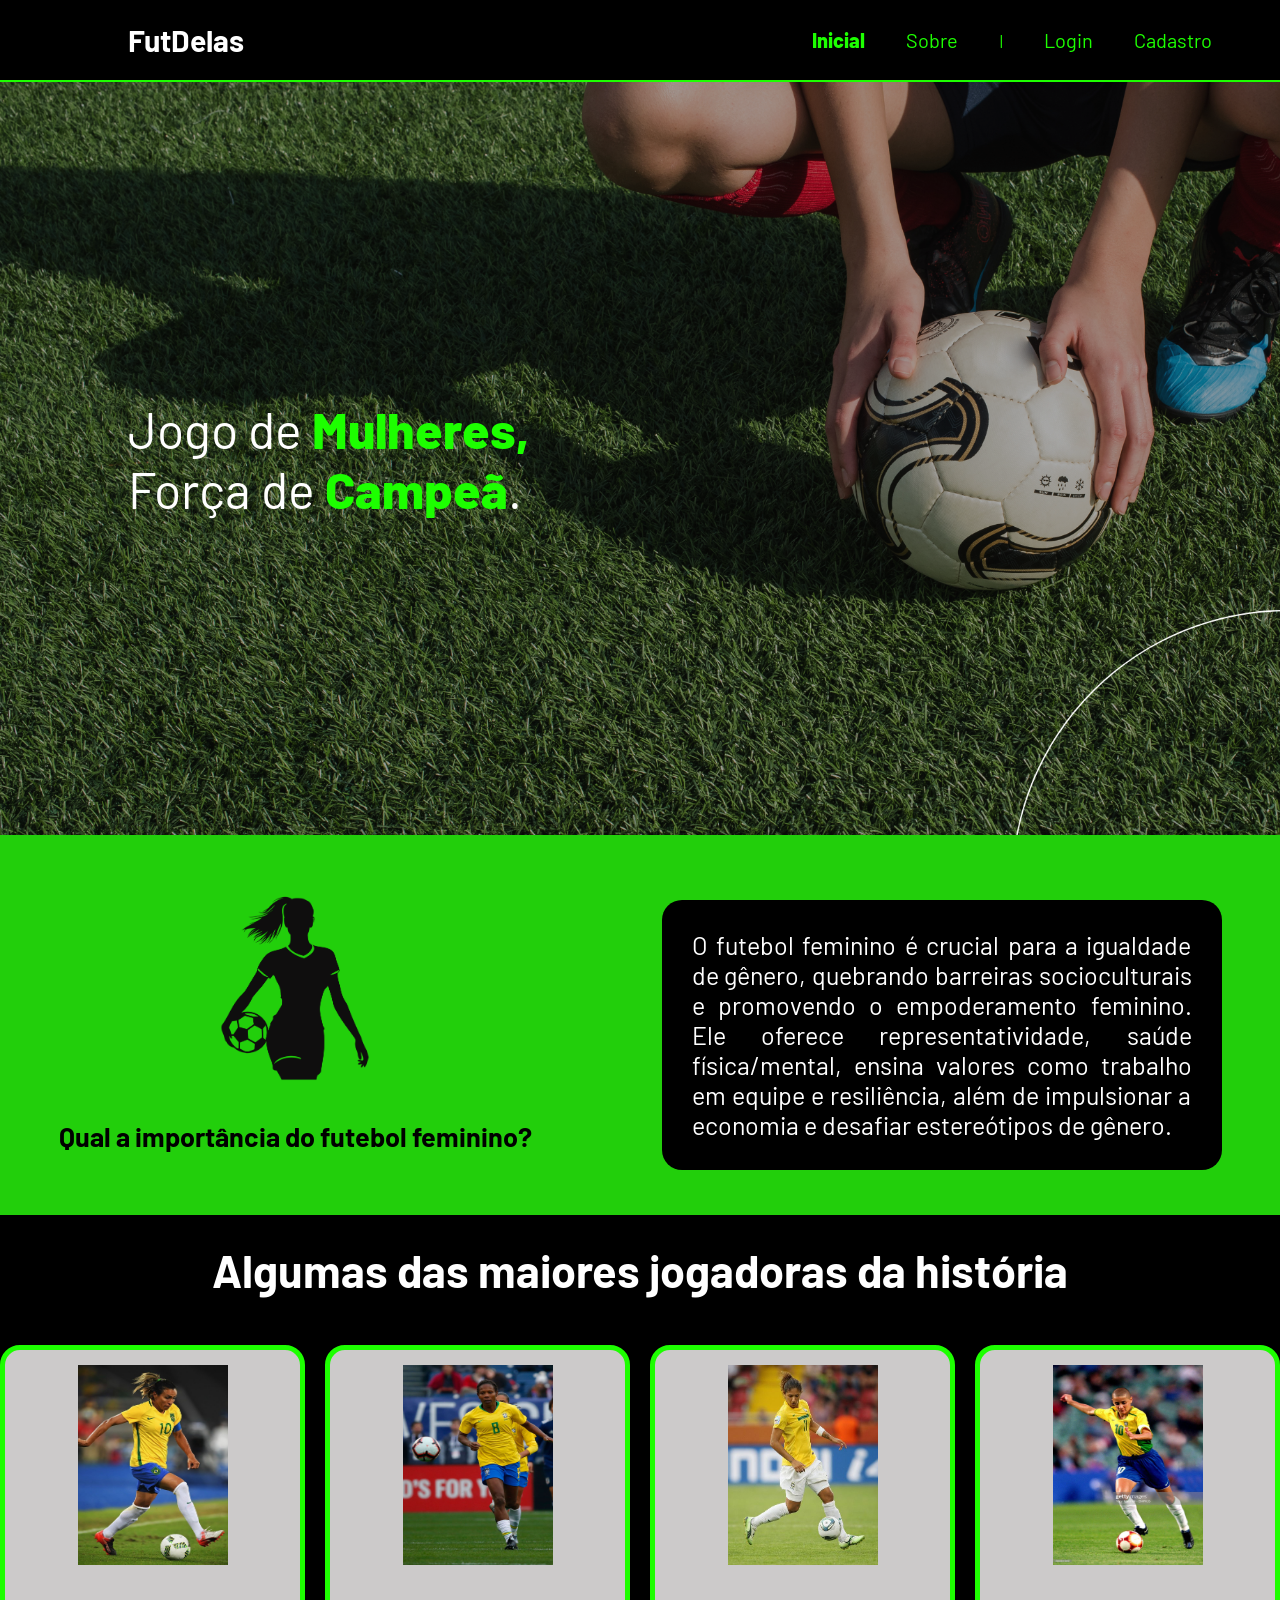
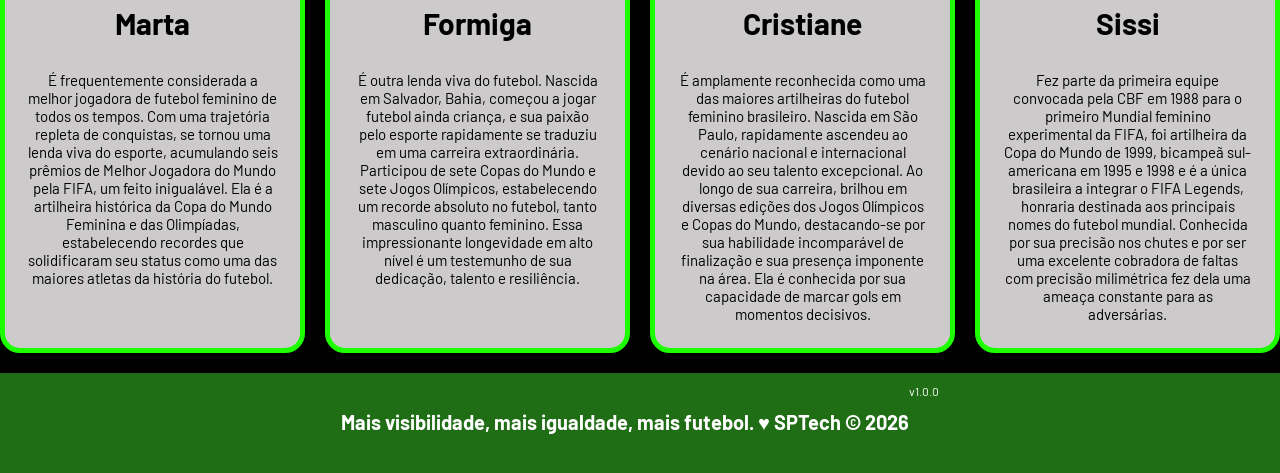
<file: public/index.html>
<!DOCTYPE html>
<html lang="en">

<head>
  <meta charset="UTF-8">
  <meta http-equiv="X-UA-Compatible" content="IE=edge">
  <meta name="viewport" content="width=device-width, initial-scale=1.0">

  <title>FutDelas | Página Inicial</title>

  <script src="./js/sessao.js"></script>

  <link rel="stylesheet" href="./css/estilo.css">
  <link rel="icon" href="./assets/icon/logo.ico">
  <link rel="preconnect" href="https://fonts.gstatic.com">
</head>

<body>
  <div class="header">
    <div class="container">
      <h1 class="titulo">FutDelas</h1>
      <ul class="navbar">
        <li class="agora">
          <a href="#">Inicial</a>
        </li>
        <li>
          <a href="sobre.html">Sobre</a>
        </li>
        <li>|</li>
        <li>
          <a href="loginInicial.html">Login</a>
        </li>
        <li>
          <a href="cadastroInicial.html">Cadastro</a>
        </li>
      </ul>
    </div>
  </div>

  <div class="banner">
    <div class="container">
      <p>Jogo de <span>Mulheres,</span> Força de <span>Campeã</span>.</p>
    </div>
  </div>

  <div class="social">
    <div class="boxes">
      <div class="box">
        <img src="assets/imgs/mulher.png">
      </div>
      <h4>Qual a importância do futebol feminino?</h4>
    </div>
    <p>O futebol feminino é crucial para a igualdade de gênero, quebrando barreiras
      socioculturais e promovendo o empoderamento feminino. Ele oferece representatividade,
      saúde física/mental, ensina valores como trabalho em equipe e resiliência, além de
      impulsionar a economia e desafiar estereótipos de gênero.</p>
  </div>

  <div class="titulo">
    <h2>Algumas das maiores jogadoras da história</h2>
  </div>

  <div class="social2">
    <div class="box2">
      <img src="assets/imgs/marta.jpg">
      <h4>Marta</h4>
      <p>É frequentemente considerada a melhor jogadora de futebol feminino de todos os tempos.
        Com uma trajetória repleta de conquistas, se tornou uma lenda viva do esporte, acumulando
        seis prêmios de Melhor Jogadora do Mundo pela FIFA, um feito inigualável. Ela é a artilheira
        histórica da Copa do Mundo Feminina e das Olimpíadas, estabelecendo recordes que solidificaram
        seu status como uma das maiores atletas da história do futebol.</p>
    </div>

    <div class="box2">
      <img src="assets/imgs/formiga.jpg">
      <h4>Formiga</h4>
      <p>É outra lenda viva do futebol. Nascida em Salvador, Bahia, começou a jogar futebol ainda
        criança, e sua paixão pelo esporte rapidamente se traduziu em uma carreira extraordinária.
        Participou de sete Copas do Mundo e sete Jogos Olímpicos, estabelecendo um recorde absoluto
        no futebol, tanto masculino quanto feminino. Essa impressionante longevidade em alto nível
        é um testemunho de sua dedicação, talento e resiliência.</p>
    </div>

    <div class="box2">
      <img src="assets/imgs/cristiane.jpg">
      <h4>Cristiane</h4>
      <p>É amplamente reconhecida como uma das maiores artilheiras do futebol feminino brasileiro.
        Nascida em São Paulo, rapidamente ascendeu ao cenário nacional e internacional devido ao
        seu talento excepcional. Ao longo de sua carreira, brilhou em diversas edições dos Jogos
        Olímpicos e Copas do Mundo, destacando-se por sua habilidade incomparável de finalização
        e sua presença imponente na área. Ela é conhecida por sua capacidade de marcar gols em momentos
        decisivos.</p>
    </div>

    <div class="box2">
      <img src="assets/imgs/sissi.jpg">
      <h4>Sissi</h4>
      <p>Fez parte da primeira equipe convocada pela CBF em 1988 para o primeiro Mundial
        feminino experimental da FIFA, foi artilheira da Copa do Mundo de 1999, bicampeã
        sul-americana em 1995 e 1998 e é a única brasileira a integrar o FIFA Legends,
        honraria destinada aos principais nomes do futebol mundial. Conhecida por sua precisão nos
        chutes e por ser uma excelente cobradora de faltas com precisão milimétrica fez dela uma
        ameaça constante para as adversárias.</p>
    </div>
  </div>

  <div class="footer">
    <div class="container">
      <h4>Mais visibilidade, mais igualdade, mais futebol. &hearts; SPTech &copy; 2026</h4>
      <span class="version">v1.0.0</span>
    </div>
  </div>
</body>

</html>
</file>
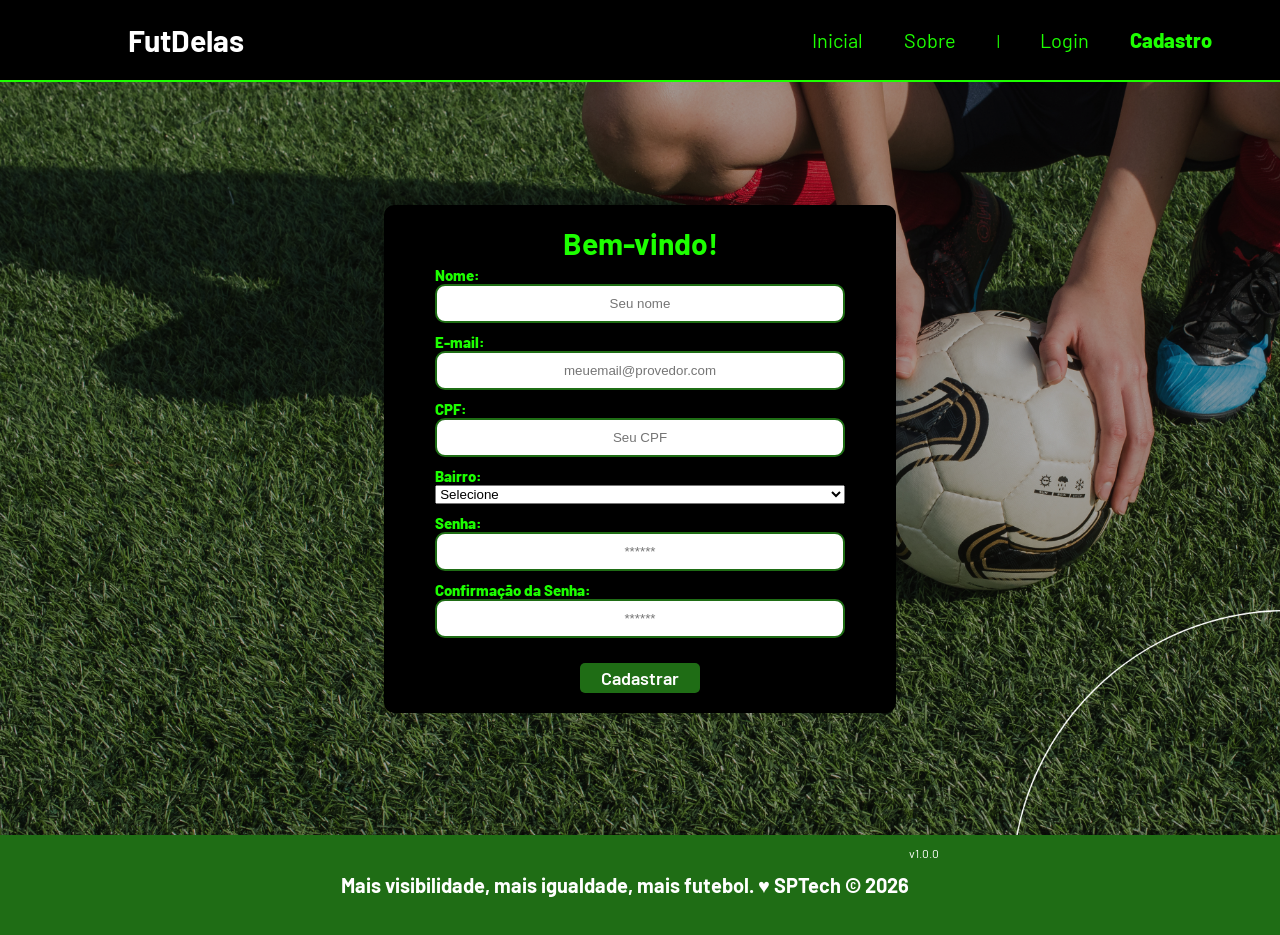
<file: public/cadastro.html>
<!DOCTYPE html>
<html lang="pt-br">

<head>
  <meta charset="UTF-8" />
  <meta http-equiv="X-UA-Compatible" content="IE=edge" />
  <meta name="viewport" content="width=device-width, initial-scale=1.0" />

  <title>FutDelas | Cadastro</title>

  <script src="./js/sessao.js"></script>

  <link rel="stylesheet" href="./css/estilo.css" />
  <link rel="icon" href="./assets/icon/logo.ico">
  <link rel="preconnect" href="https://fonts.gstatic.com" />
</head>

<body>
  <!--header inicio-->
  <div class="header">
    <div class="container">
      <h1 class="titulo">FutDelas</h1>
      <ul class="navbar">
        <li>
          <a href="index.html">Inicial</a>
        </li>
        <li>
          <a href="sobre.html">Sobre</a>
        </li>
        <li>|</li>
        <li>
          <a href="loginInicial.html">Login</a>
        </li>
        <li class="agora">
          <a href="#">Cadastro</a>
        </li>
      </ul>
    </div>
  </div>
  <!--header fim-->

  <div class="login">
    <div class="alerta_erro">
      <div class="card_erro" id="cardErro">
        <span id="mensagem_erro"></span>
      </div>
    </div>
    <div class="container">
      <div class="card card-cadastro">
        <h2>Bem-vindo!</h2>
        <div class="formulario">
          <!--
                         Para inserir mais um campo, copie uma das inputs abaixo.
                         Assim que inserir vá para o script abaixo.
                     -->
          <div class="campo">
            <span>Nome:</span>
            <input id="nome_input" type="text" placeholder="Seu nome" />
          </div>
          <div class="campo">
            <span>E-mail:</span>
            <input id="email_input" type="text" placeholder="meuemail@provedor.com" />
          </div>
          <div class="campo">
            <span>CPF:</span>
            <input id="cpf_input" type="text" placeholder="Seu CPF" />
          </div>
          <div class="campo">
            <span>Bairro:</span>
            <select id="bairro_usuario_input">
              <option value="">Selecione</option>
              <option value="1">Campanário</option>
              <option value="2">Eldorado</option>
              <option value="3">Centro</option>
              <option value="4">Piraporinha</option>
              <option value="5">Taboão</option>
              <option value="6">Canhema</option>
              <option value="7">Conceição</option>
              <option value="8">Inamar</option>
              <option value="9">Serraria</option>
              <option value="10">Vila Nogueira</option>
              <option value="11">Casa Grande</option>
            </select>
          </div>
          <div class="campo">
            <span>Senha:</span>
            <input id="senha_input" type="password" placeholder="******" />
          </div>
          <div class="campo">
            <span>Confirmação da Senha:</span>
            <input id="confirmacao_senha_input" type="password" placeholder="******" />
          </div>
          <button class="botao" onclick="cadastrar()">Cadastrar</button>
        </div>
        <div id="div_aguardar" class="loading-div">
          <img src="./assets/circle-loading.gif" id="loading-gif" />
        </div>

        <div id="div_erros_login"></div>
      </div>
    </div>
  </div>

  <!--footer inicio-->
  <div class="footer">
    <div class="container">
      <h4>Mais visibilidade, mais igualdade, mais futebol. &hearts; SPTech &copy; 2026</h4>
      <span class="version">v1.0.0</span>
    </div>
  </div>
  <!--footer fim-->
</body>

</html>

<script>

  function cadastrar() {
    // aguardar();

    //Recupere o valor da nova input pelo nome do id
    // Agora vá para o método fetch logo abaixo
    var nomeVar = nome_input.value;
    var emailVar = email_input.value;
    var senhaVar = senha_input.value;
    var confirmacaoSenhaVar = confirmacao_senha_input.value;
    var cpfVar = cpf_input.value;
    var bairroUsuarioVar = bairro_usuario_input.value;
    var tamanhoNome = nomeVar.length;
    var temArroba = emailVar.indexOf('@')
    var temPonto = emailVar.indexOf('.')
    var tamanhoSenha = senhaVar.length
    var tamanhoCpf = cpfVar.length

    // Verificando se há algum campo em branco
    var campos = [
      nome_input,
      email_input,
      cpf_input,
      bairro_usuario_input,
      senha_input,
      confirmacao_senha_input
    ];

    for (var i = 0; i < campos.length; i++) {
      if (campos[i].value == "") {
        cardErro.style.display = "block";
        mensagem_erro.innerHTML = "Preencha todos os campos!";
        return false;
      }
    }

    // Verificando se há algum campo inválido

    if (tamanhoNome <= 1) {
      cardErro.style.display = "block";
      mensagem_erro.innerHTML = `Nome inválido`

      finalizarAguardar();
      return false;
    } else {
      setInterval(sumirMensagem, 5000);
    }

    if (temArroba == -1) {
      cardErro.style.display = "block";
      mensagem_erro.innerHTML = `E-mail deve conter @`

      finalizarAguardar();
      return false;
    } else if (temPonto == -1) {
      cardErro.style.display = "block";
      mensagem_erro.innerHTML = `E-mail deve conter .`

      finalizarAguardar();
      return false;
    } else {
      setInterval(sumirMensagem, 5000);
    }

    if (tamanhoCpf != 11) {
      cardErro.style.display = "block";
      mensagem_erro.innerHTML = `CPF inválido`

      finalizarAguardar();
      return false;
    } else {
      setInterval(sumirMensagem, 5000);
    }

    if (tamanhoSenha <= 6) {
      cardErro.style.display = "block";
      mensagem_erro.innerHTML = `Senha deve ser maior que 6`

      finalizarAguardar();
      return false;
    } else {
      setInterval(sumirMensagem, 5000);
    }

    if (confirmacaoSenhaVar != senhaVar) {
      cardErro.style.display = "block";
      mensagem_erro.innerHTML = `Erro na confirmação de senha`

      finalizarAguardar();
      return false;
    } else {
      setInterval(sumirMensagem, 5000);
    }

    // Enviando o valor da nova input
    fetch("/usuarios/cadastrar", {
      method: "POST",
      headers: {
        "Content-Type": "application/json",
      },
      body: JSON.stringify({
        // crie um atributo que recebe o valor recuperado aqui
        // Agora vá para o arquivo routes/usuario.js
        nomeServer: nomeVar,
        emailServer: emailVar,
        senhaServer: senhaVar,
        cpfServer: cpfVar,
        fkBairroUsuarioServer: bairroUsuarioVar
      }),
    })
      .then(function (resposta) {
        console.log("resposta: ", resposta);

        if (resposta.ok) {
          cardErro.style.display = "block";

          mensagem_erro.innerHTML =
            "Cadastro realizado com sucesso! Redirecionando para tela de Login...";

          setTimeout(() => {
            window.location = "login.html";
          }, "2000");

          limparFormulario();
          finalizarAguardar();
        } else {
          throw "Houve um erro ao tentar realizar o cadastro!";
        }
      })
      .catch(function (resposta) {
        console.log(`#ERRO: ${resposta}`);
        finalizarAguardar();
      });

    return false;
  }

  function sumirMensagem() {
    cardErro.style.display = "none";
  }
</script>
</file>
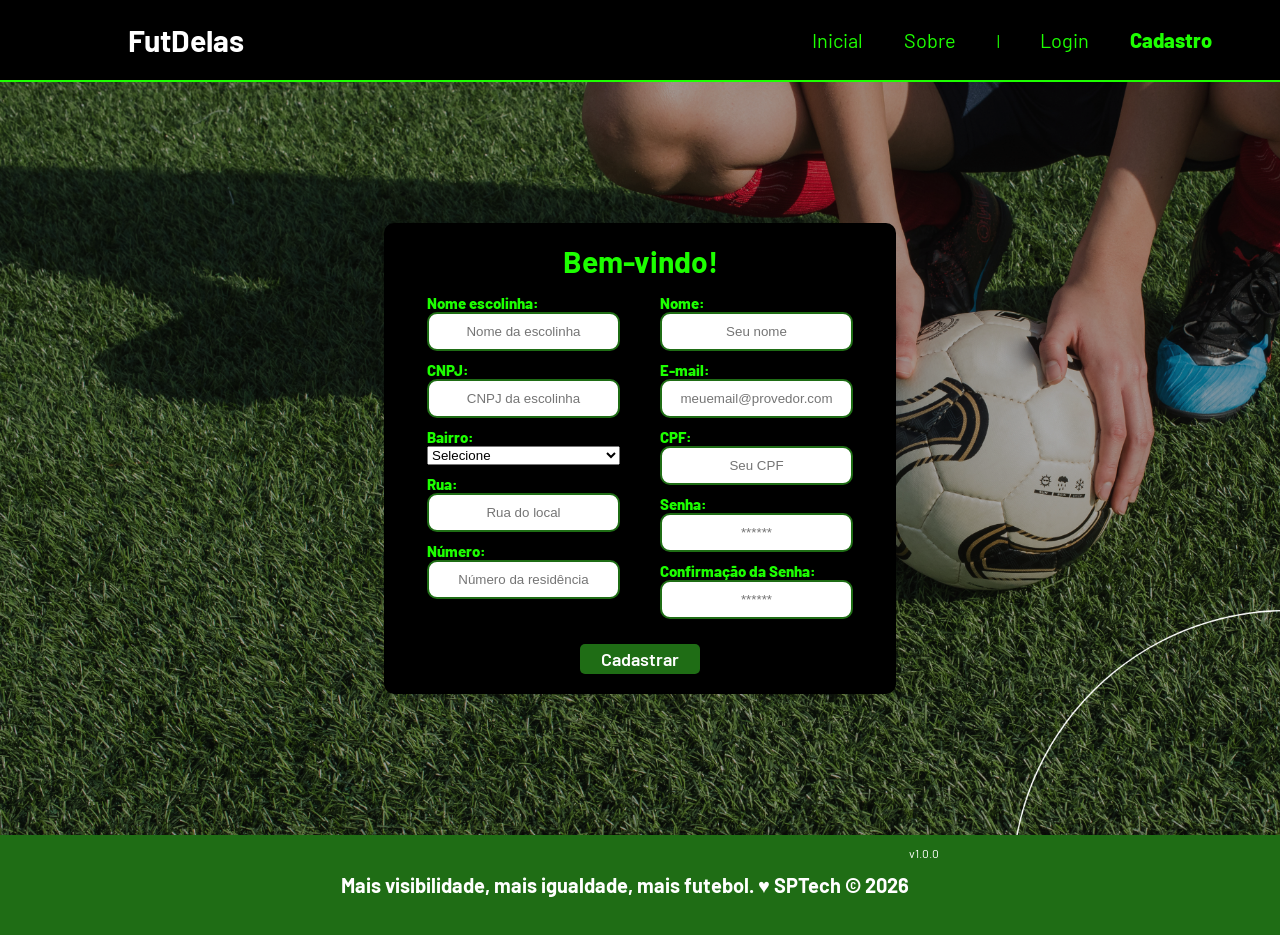
<file: public/cadastroEscola.html>
<!DOCTYPE html>
<html lang="pt-br">

<head>
    <meta charset="UTF-8" />
    <meta http-equiv="X-UA-Compatible" content="IE=edge" />
    <meta name="viewport" content="width=device-width, initial-scale=1.0" />

    <title>FutDelas | Cadastro</title>

    <script src="./js/sessao.js"></script>

    <link rel="stylesheet" href="./css/estilo.css" />
    <link rel="icon" href="./assets/icon/logo.ico">
    <link rel="preconnect" href="https://fonts.gstatic.com" />
</head>

<body>
    <!--header inicio-->
    <div class="header">
        <div class="container">
            <h1 class="titulo">FutDelas</h1>
            <ul class="navbar">
                <li>
                    <a href="index.html">Inicial</a>
                </li>
                <li>
                    <a href="sobre.html">Sobre</a>
                </li>
                <li>|</li>
                <li>
                    <a href="loginInicial.html">Login</a>
                </li>
                <li class="agora">
                    <a href="#">Cadastro</a>
                </li>
            </ul>
        </div>
    </div>
    <!--header fim-->

    <div class="login">
        <div class="alerta_erro">
            <div class="card_erro" id="cardErro">
                <span id="mensagem_erro"></span>
            </div>
        </div>
        <div class="container">
            <div class="card card-cadastro">
                <h2>Bem-vindo!</h2>
                <div class="formulario">
                    <!--
                         Para inserir mais um campo, copie uma das inputs abaixo.
                         Assim que inserir vá para o script abaixo.
                     -->
                    <div class="campos">

                        <div class="campo1">
                            <div class="campo">
                                <span>Nome escolinha:</span>
                                <input id="nome_input" type="text" placeholder="Nome da escolinha" />
                            </div>
                            <div class="campo">
                                <span>CNPJ:</span>
                                <input id="cnpj_input" type="text" placeholder="CNPJ da escolinha" />
                            </div>
                            <div class="campo">
                                <span>Bairro:</span>
                                <select id="bairro_input">
                                    <option value="">Selecione</option>
                                    <option value="1">Campanário</option>
                                    <option value="2">Eldorado</option>
                                    <option value="3">Centro</option>
                                    <option value="4">Piraporinha</option>
                                    <option value="5">Taboão</option>
                                    <option value="6">Canhema</option>
                                    <option value="7">Conceição</option>
                                    <option value="8">Inamar</option>
                                    <option value="9">Serraria</option>
                                    <option value="10">Vila Nogueira</option>
                                    <option value="11">Casa Grande</option>
                                </select>
                            </div>
                            <div class="campo">
                                <span>Rua:</span>
                                <input id="rua_input" type="text" placeholder="Rua do local" />
                            </div>
                            <div class="campo">
                                <span>Número:</span>
                                <input id="numero_input" type="text" placeholder="Número da residência" />
                            </div>
                        </div>

                        <div class="campo2">
                            <div class="campo">
                                <span>Nome:</span>
                                <input id="nome_representante_input" type="text" placeholder="Seu nome" />
                            </div>
                            <div class="campo">
                                <span>E-mail:</span>
                                <input id="email_input" type="text" placeholder="meuemail@provedor.com" />
                            </div>
                            <div class="campo">
                                <span>CPF:</span>
                                <input id="cpf_input" type="text" placeholder="Seu CPF" />
                            </div>
                            <div class="campo">
                                <span>Senha:</span>
                                <input id="senha_input" type="password" placeholder="******" />
                            </div>
                            <div class="campo">
                                <span>Confirmação da Senha:</span>
                                <input id="confirmacao_senha_input" type="password" placeholder="******" />
                            </div>
                        </div>
                    </div>
                    <button class="botao" onclick="cadastrar()">Cadastrar</button>
                </div>
                <div id="div_aguardar" class="loading-div">
                    <img src="./assets/circle-loading.gif" id="loading-gif" />
                </div>

                <div id="div_erros_login"></div>
            </div>
        </div>
    </div>

    <!--footer inicio-->
    <div class="footer">
        <div class="container">
            <h4>Mais visibilidade, mais igualdade, mais futebol. &hearts; SPTech &copy; 2026</h4>
            <span class="version">v1.0.0</span>
        </div>
    </div>
    <!--footer fim-->
</body>

</html>

<script>

    function cadastrar() {
        // aguardar();

        //Recupere o valor da nova input pelo nome do id
        // Agora vá para o método fetch logo abaixo
        var nomeVar = nome_input.value;
        var emailVar = email_input.value;
        var senhaVar = senha_input.value;
        var confirmacaoSenhaVar = confirmacao_senha_input.value;
        var cpfVar = cpf_input.value;
        var nome_representanteVar = nome_representante_input.value
        var cnpjVar = cnpj_input.value
        var bairroVar = bairro_input.value
        var ruaVar = rua_input.value
        var numeroVar = numero_input.value
        var tamanhoNome = nome_representanteVar.length;
        var tamanhoNomeEscolinha = nomeVar.length
        var tamanhoCnpj = cnpjVar.length
        var temArroba = emailVar.indexOf('@')
        var temPonto = emailVar.indexOf('.')
        var tamanhoSenha = senhaVar.length
        var tamanhoCpf = cpfVar.length

        // Verificando se há algum campo em branco
        var campos = [
            nome_input,
            email_input,
            cpf_input,
            senha_input,
            confirmacao_senha_input,
            nome_representante_input,
            cnpj_input,
            bairro_input,
            rua_input,
            numero_input
        ];

        for (var i = 0; i < campos.length; i++) {
            if (campos[i].value == "") {
                cardErro.style.display = "block";
                mensagem_erro.innerHTML = "Preencha todos os campos!";
                return false;
            }
        }

        // Verificando se há algum campo inválido

        if (tamanhoNomeEscolinha <= 1) {
            cardErro.style.display = "block";
            mensagem_erro.innerHTML = `Nome da escolinha inválido`

            finalizarAguardar();
            return false;
        } else {
            setInterval(sumirMensagem, 5000);
        }

        if (tamanhoCnpj != 14) {
            cardErro.style.display = "block";
            mensagem_erro.innerHTML = `CNPJ inválido`

            finalizarAguardar();
            return false;
        } else {
            setInterval(sumirMensagem, 5000);
        }

        if (tamanhoNome <= 1) {
            cardErro.style.display = "block";
            mensagem_erro.innerHTML = `Nome inválido`

            finalizarAguardar();
            return false;
        } else {
            setInterval(sumirMensagem, 5000);
        }

        if (temArroba == -1) {
            cardErro.style.display = "block";
            mensagem_erro.innerHTML = `E-mail deve conter @`

            finalizarAguardar();
            return false;
        } else if (temPonto == -1) {
            cardErro.style.display = "block";
            mensagem_erro.innerHTML = `E-mail deve conter .`

            finalizarAguardar();
            return false;
        } else {
            setInterval(sumirMensagem, 5000);
        }

        if (tamanhoCpf != 11) {
            cardErro.style.display = "block";
            mensagem_erro.innerHTML = `CPF inválido`

            finalizarAguardar();
            return false;
        } else {
            setInterval(sumirMensagem, 5000);
        }

        if (tamanhoSenha <= 6) {
            cardErro.style.display = "block";
            mensagem_erro.innerHTML = `Senha deve ser maior que 6`

            finalizarAguardar();
            return false;
        } else {
            setInterval(sumirMensagem, 5000);
        }

        if (confirmacaoSenhaVar != senhaVar) {
            cardErro.style.display = "block";
            mensagem_erro.innerHTML = `Erro na confirmação de senha`

            finalizarAguardar();
            return false;
        } else {
            setInterval(sumirMensagem, 5000);
        }

        // Enviando o valor da nova input
        fetch("/escolinhas/cadastrar", {
            method: "POST",
            headers: {
                "Content-Type": "application/json",
            },
            body: JSON.stringify({
                // crie um atributo que recebe o valor recuperado aqui
                // Agora vá para o arquivo routes/usuario.js
                nomeServer: nomeVar,
                emailServer: emailVar,
                senhaServer: senhaVar,
                cpfServer: cpfVar,
                nome_representanteServer: nome_representanteVar,
                cnpjServer: cnpjVar,
                fkBairroEscolaServer: bairroVar,
                ruaServer: ruaVar,
                numeroServer: numeroVar
            }),
        })
            .then(function (resposta) {
                console.log("resposta: ", resposta);

                if (resposta.ok) {
                    cardErro.style.display = "block";

                    mensagem_erro.innerHTML =
                        "Cadastro realizado com sucesso! Redirecionando para tela de Login...";

                    setTimeout(() => {
                        window.location = "loginEscola.html";
                    }, "2000");

                    limparFormulario();
                    finalizarAguardar();
                } else {
                    throw "Houve um erro ao tentar realizar o cadastro!";
                }
            })
            .catch(function (resposta) {
                console.log(`#ERRO: ${resposta}`);
                finalizarAguardar();
            });

        return false;
    }

    function sumirMensagem() {
        cardErro.style.display = "none";
    }
</script>
</file>
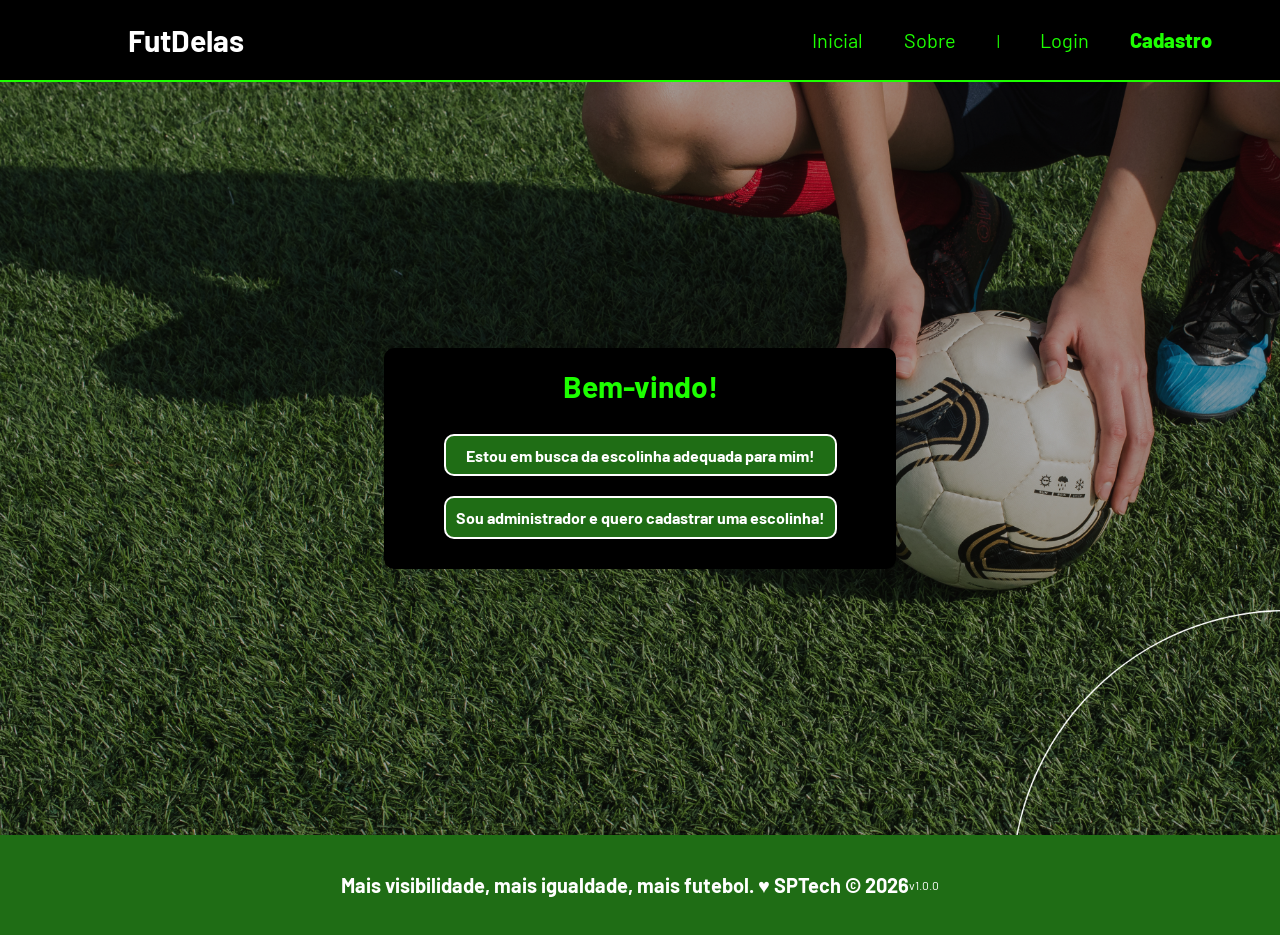
<file: public/cadastroInicial.html>
<!DOCTYPE html>
<html lang="pt-br">

<head>
    <meta charset="UTF-8" />
    <meta http-equiv="X-UA-Compatible" content="IE=edge" />
    <meta name="viewport" content="width=device-width, initial-scale=1.0" />

    <title>FutDelas | Cadastro</title>

    <script src="./js/sessao.js"></script>

    <link rel="stylesheet" href="./css/estilo.css" />
    <link rel="icon" href="./assets/icon/logo.ico">
    <link rel="preconnect" href="https://fonts.gstatic.com" />
</head>

<body>
    <!--header inicio-->
    <div class="header">
        <div class="container">
            <h1 class="titulo">FutDelas</h1>
            <ul class="navbar">
                <li>
                    <a href="index.html">Inicial</a>
                </li>
                <li>
                    <a href="sobre.html">Sobre</a>
                </li>
                <li>|</li>
                <li>
                    <a href="loginInicial.html">Login</a>
                </li>
                <li class="agora">
                    <a href="#">Cadastro</a>
                </li>
            </ul>
        </div>
    </div>
    <!--header fim-->

    <div class="login">
        <div class="alerta_erro">
            <div class="card_erro" id="cardErro">
                <span id="mensagem_erro"></span>
            </div>
        </div>
        <div class="container">
            <div class="card card-cadastro">
                <h2>Bem-vindo!</h2>
                <div class="escolhas">
                    <div class="escolha1">
                        <a href="cadastro.html">Estou em busca da escolinha adequada para mim!</a><br><br>
                    </div>

                    <div class="escolha2">
                        <a href="cadastroEscola.html">Sou administrador e quero cadastrar uma escolinha!</a>
                    </div>
                </div>
            </div>
        </div>
        <!--footer inicio-->
        <div class="footer">
            <div class="container">
                <h4>Mais visibilidade, mais igualdade, mais futebol. &hearts; SPTech &copy; 2026</h4>
                <span class="version">v1.0.0</span>
            </div>
        </div>
        <!--footer fim-->
</body>

</html>
</file>
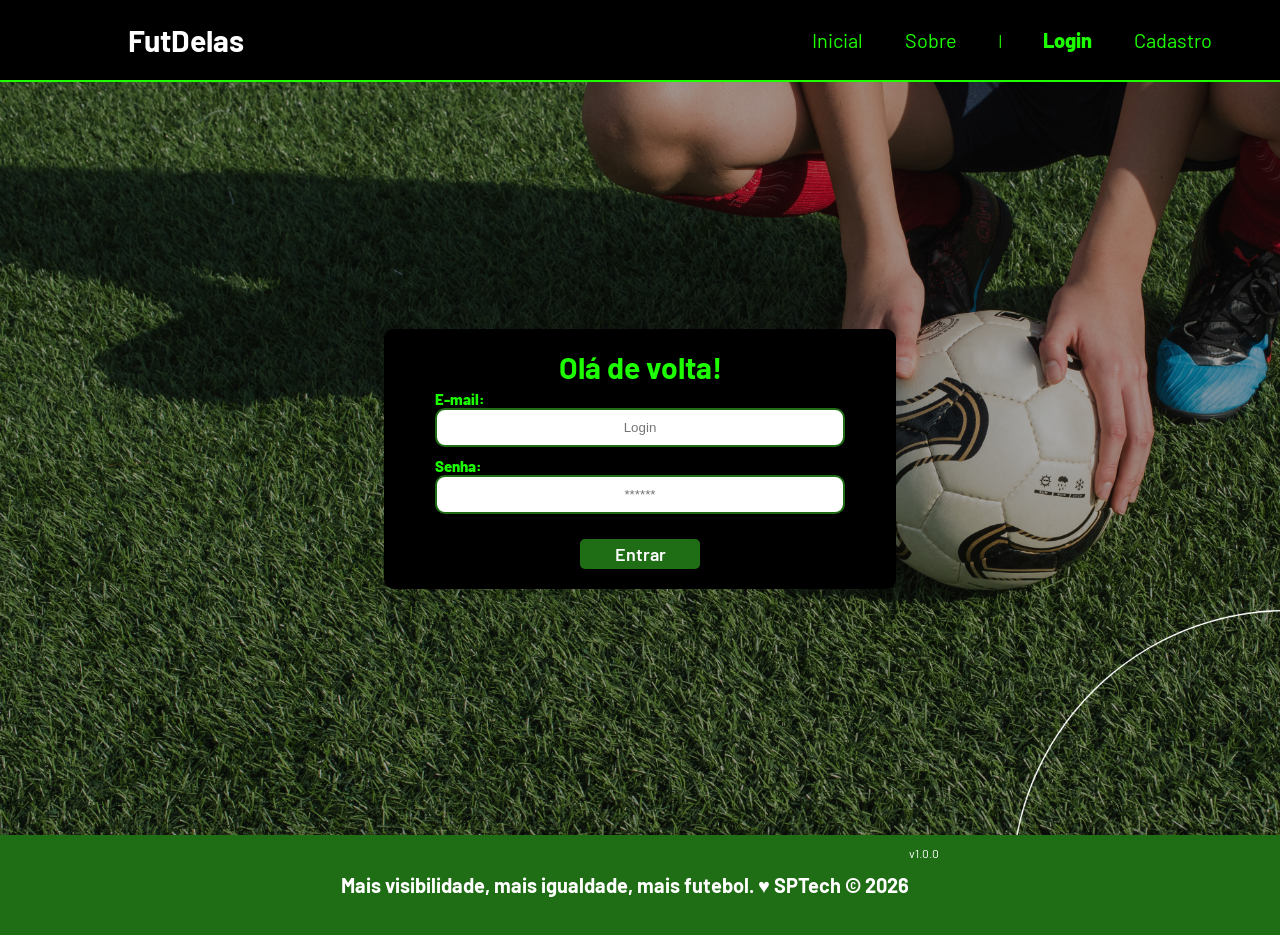
<file: public/login.html>
<!DOCTYPE html>
<html lang="pt-br">

<head>
    <meta charset="UTF-8">
    <meta http-equiv="X-UA-Compatible" content="IE=edge">
    <meta name="viewport" content="width=device-width, initial-scale=1.0">

    <title>FutDelas | Login</title>

    <script src="./js/sessao.js"></script>

    <link rel="stylesheet" href="./css/estilo.css">
    <link rel="icon" href="./assets/icon/logo.ico">
    <link rel="preconnect" href="https://fonts.gstatic.com">
</head>

<body>

    <!--Header-->

    <div class="header">
        <div class="container">
            <h1 class="titulo">FutDelas</h1>
            <ul class="navbar">
                <li>
                    <a href="index.html">Inicial</a>
                </li>
                <li>
                    <a href="sobre.html">Sobre</a>
                </li>
                <li>|</li>
                <li class="agora">
                    <a href="#">Login</a>
                </li>
                <li>
                    <a href="cadastroInicial.html">Cadastro</a>
                </li>
            </ul>
        </div>
    </div>


    <div class="login">
        <div class="alerta_erro">
            <div class="card_erro" id="cardErro">
                <span id="mensagem_erro"></span>
            </div>
        </div>
        <div class="container">
            <div class="card card-login">
                <h2>Olá de volta!</h2>
                <div class="formulario">
                    <div class="campo">
                        <span>E-mail:</span>
                        <input id="email_input" type="text" placeholder="Login">
                    </div>
                    <div class="campo">
                        <span>Senha:</span>
                        <input id="senha_input" type="password" placeholder="******">
                    </div>
                    <button class="botao" onclick="entrar()">Entrar</button>
                </div>

                <div id="div_aguardar" class="loading-div">
                    <img src="./assets/circle-loading.gif" id="loading-gif">
                </div>

                <div id="div_erros_login"></div>
            </div>
        </div>
    </div>

    <!--footer inicio-->
    <div class="footer">
        <div class="container">
            <h4>Mais visibilidade, mais igualdade, mais futebol. &hearts; SPTech &copy; 2026</h4>
            <span class="version">v1.0.0</span>
        </div>
    </div>
    <!--footer fim-->

</body>

</html>

<script>
    function entrar() {
        aguardar();

        var emailVar = email_input.value;
        var senhaVar = senha_input.value;

        if (emailVar == "" || senhaVar == "") {
            cardErro.style.display = "block"
            mensagem_erro.innerHTML = "(Mensagem de erro para todos os campos em branco)";
            finalizarAguardar();
            return false;
        }
        else {
            setInterval(sumirMensagem, 5000)
        }

        console.log("FORM LOGIN: ", emailVar);
        console.log("FORM SENHA: ", senhaVar);

        fetch("/usuarios/autenticar", {
            method: "POST",
            headers: {
                "Content-Type": "application/json"
            },
            body: JSON.stringify({
                emailServer: emailVar,
                senhaServer: senhaVar
            })
        }).then(function (resposta) {
            console.log("ESTOU NO THEN DO entrar()!")

            if (resposta.ok) {
                console.log(resposta);

                resposta.json().then(json => {
                    console.log(json);
                    console.log(JSON.stringify(json));
                    sessionStorage.EMAIL_USUARIO = json.email;
                    sessionStorage.NOME_USUARIO = json.nome;
                    sessionStorage.ID_USUARIO = json.id;

                    setTimeout(function () {
                        window.location = "./dashboard/dashboard.html";
                    }, 1000); // apenas para exibir o loading

                });

            } else {

                console.log("Houve um erro ao tentar realizar o login!");

                resposta.text().then(texto => {
                    console.error(texto);
                    finalizarAguardar(texto);
                });
            }

        }).catch(function (erro) {
            console.log(erro);
        })

        return false;
    }

    function sumirMensagem() {
        cardErro.style.display = "none"
    }

</script>
</file>
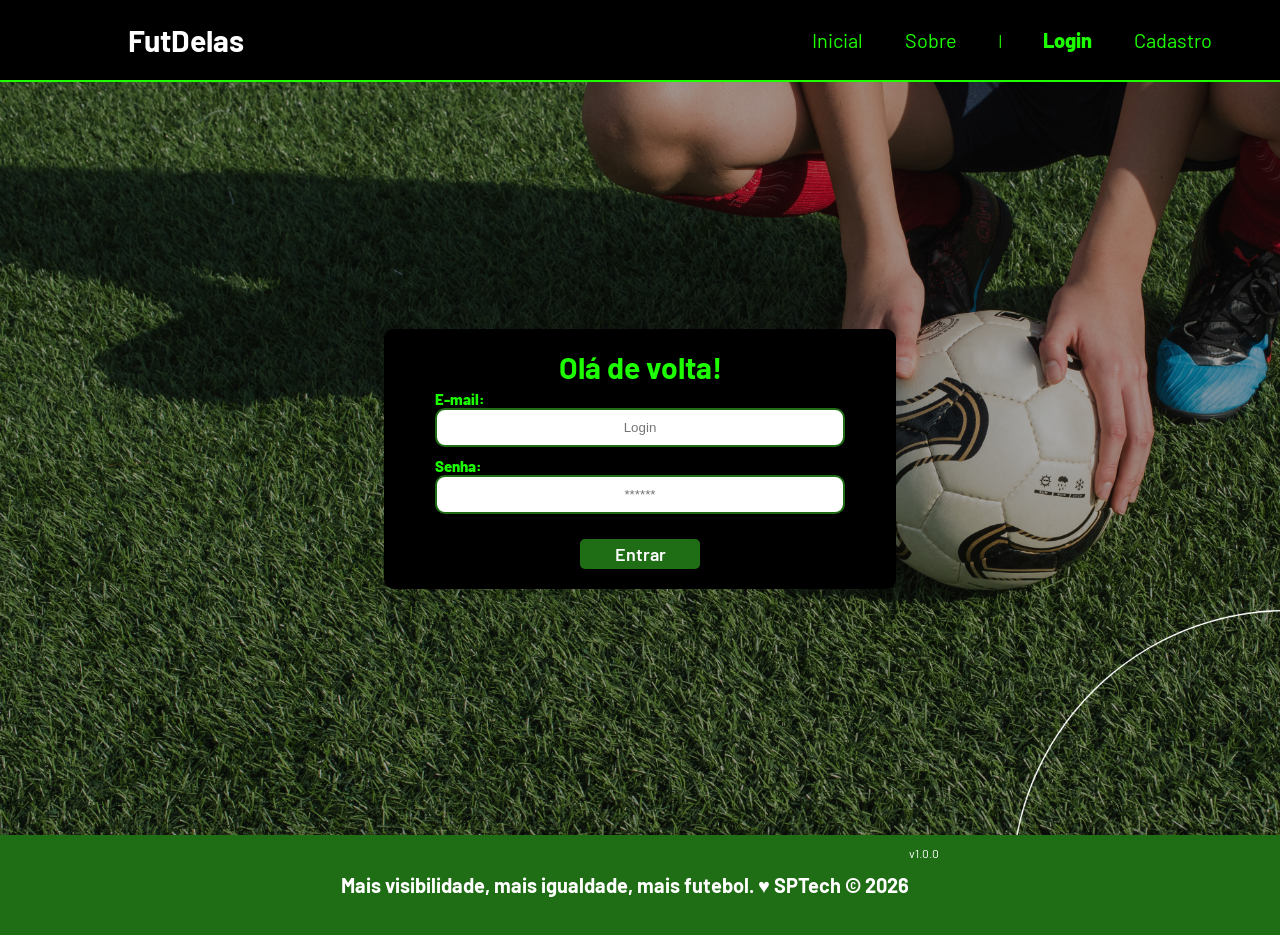
<file: public/loginescola.html>
<!DOCTYPE html>
<html lang="pt-br">

<head>
    <meta charset="UTF-8">
    <meta http-equiv="X-UA-Compatible" content="IE=edge">
    <meta name="viewport" content="width=device-width, initial-scale=1.0">

    <title>FutDelas | Login</title>

    <script src="./js/sessao.js"></script>

    <link rel="stylesheet" href="./css/estilo.css">
    <link rel="icon" href="./assets/icon/logo.ico">
    <link rel="preconnect" href="https://fonts.gstatic.com">
</head>

<body>

    <!--Header-->

    <div class="header">
        <div class="container">
            <h1 class="titulo">FutDelas</h1>
            <ul class="navbar">
                <li>
                    <a href="index.html">Inicial</a>
                </li>
                <li>
                    <a href="sobre.html">Sobre</a>
                </li>
                <li>|</li>
                <li class="agora">
                    <a href="#">Login</a>
                </li>
                <li>
                    <a href="cadastroInicial.html">Cadastro</a>
                </li>
            </ul>
        </div>
    </div>


    <div class="login">
        <div class="alerta_erro">
            <div class="card_erro" id="cardErro">
                <span id="mensagem_erro"></span>
            </div>
        </div>
        <div class="container">
            <div class="card card-login">
                <h2>Olá de volta!</h2>
                <div class="formulario">
                    <div class="campo">
                        <span>E-mail:</span>
                        <input id="email_input" type="text" placeholder="Login">
                    </div>
                    <div class="campo">
                        <span>Senha:</span>
                        <input id="senha_input" type="password" placeholder="******">
                    </div>
                    <button class="botao" onclick="entrar()">Entrar</button>
                </div>

                <div id="div_aguardar" class="loading-div">
                    <img src="./assets/circle-loading.gif" id="loading-gif">
                </div>

                <div id="div_erros_login"></div>
            </div>
        </div>
    </div>

    <!--footer inicio-->
    <div class="footer">
        <div class="container">
            <h4>Mais visibilidade, mais igualdade, mais futebol. &hearts; SPTech &copy; 2026</h4>
            <span class="version">v1.0.0</span>
        </div>
    </div>
    <!--footer fim-->

</body>

</html>

<script>
    function entrar() {
        aguardar();

        var emailVar = email_input.value;
        var senhaVar = senha_input.value;

        if (emailVar == "" || senhaVar == "") {
            cardErro.style.display = "block"
            mensagem_erro.innerHTML = "(Mensagem de erro para todos os campos em branco)";
            finalizarAguardar();
            return false;
        }
        else {
            setInterval(sumirMensagem, 5000)
        }

        console.log("FORM LOGIN: ", emailVar);
        console.log("FORM SENHA: ", senhaVar);

        fetch("/escolinhas/autenticar", {
            method: "POST",
            headers: {
                "Content-Type": "application/json"
            },
            body: JSON.stringify({
                emailServer: emailVar,
                senhaServer: senhaVar
            })
        }).then(function (resposta) {
            console.log("ESTOU NO THEN DO entrar()!")

            if (resposta.ok) {
                console.log(resposta);

                resposta.json().then(json => {
                    console.log(json);
                    console.log(JSON.stringify(json));
                    sessionStorage.EMAIL_USUARIO = json.email;
                    sessionStorage.NOME_USUARIO = json.nome;
                    sessionStorage.ID_ESCOLA = json.id;

                    setTimeout(function () {
                        window.location = "./dashboard/dashboardEscola.html";
                    }, 1000); // apenas para exibir o loading

                });

            } else {

                console.log("Houve um erro ao tentar realizar o login!");

                resposta.text().then(texto => {
                    console.error(texto);
                    finalizarAguardar(texto);
                });
            }

        }).catch(function (erro) {
            console.log(erro);
        })

        return false;
    }

    function sumirMensagem() {
        cardErro.style.display = "none"
    }

</script>
</file>
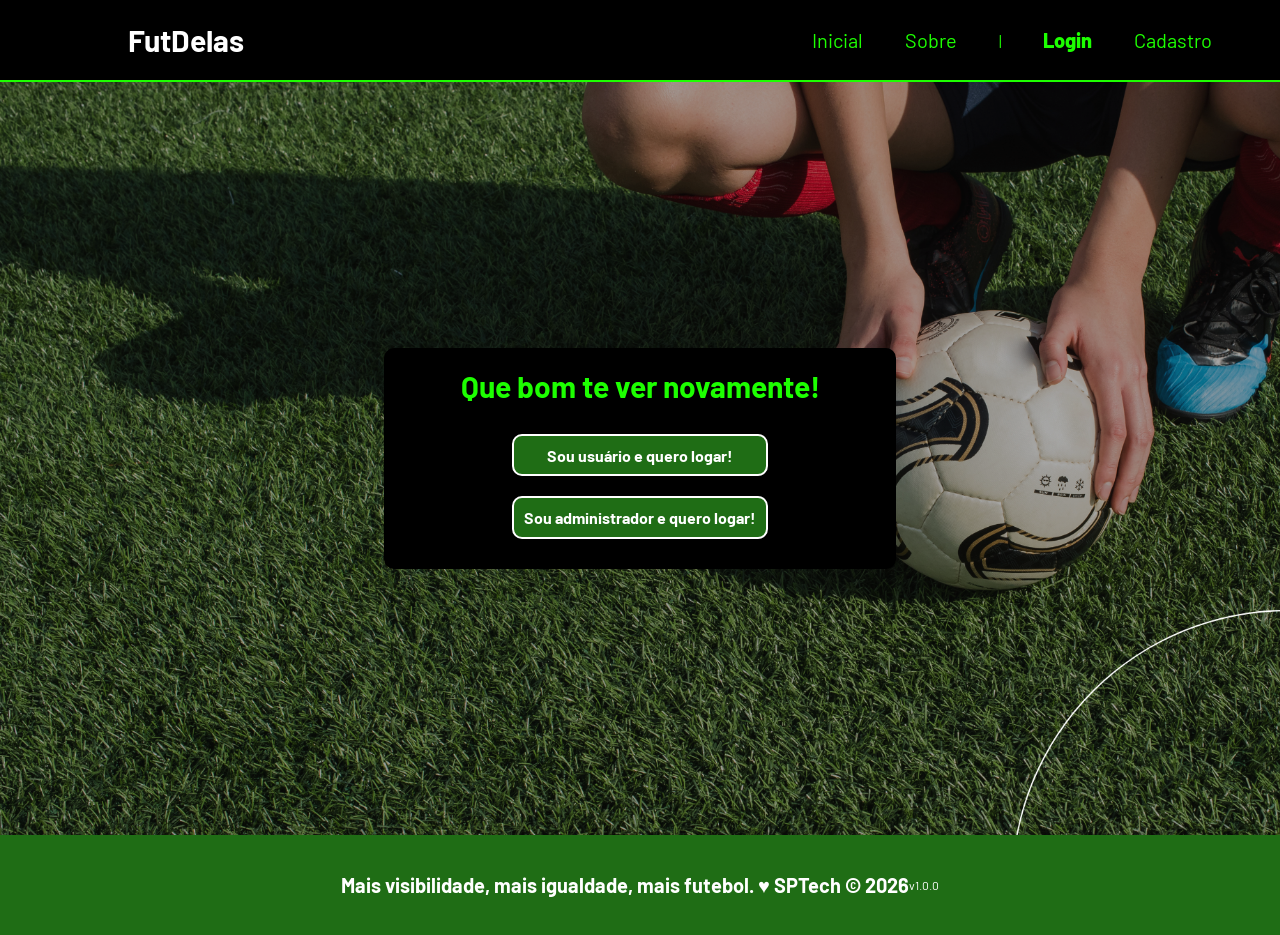
<file: public/loginInicial.html>
<!DOCTYPE html>
<html lang="pt-br">

<head>
    <meta charset="UTF-8" />
    <meta http-equiv="X-UA-Compatible" content="IE=edge" />
    <meta name="viewport" content="width=device-width, initial-scale=1.0" />

    <title>FutDelas | Cadastro</title>

    <script src="./js/sessao.js"></script>

    <link rel="stylesheet" href="./css/estilo.css" />
    <link rel="icon" href="./assets/icon/logo.ico">
    <link rel="preconnect" href="https://fonts.gstatic.com" />
</head>

<body>
    <!--header inicio-->
    <div class="header">
        <div class="container">
            <h1 class="titulo">FutDelas</h1>
            <ul class="navbar">
                <li>
                    <a href="index.html">Inicial</a>
                </li>
                <li>
                    <a href="sobre.html">Sobre</a>
                </li>
                <li>|</li>
                <li class="agora">
                    <a href="#">Login</a>
                </li>
                <li>
                    <a href="cadastroInicial.html">Cadastro</a>
                </li>
            </ul>
        </div>
    </div>
    <!--header fim-->

    <div class="login">
        <div class="alerta_erro">
            <div class="card_erro" id="cardErro">
                <span id="mensagem_erro"></span>
            </div>
        </div>
        <div class="container">
            <div class="card card-cadastro">
                <h2>Que bom te ver novamente!</h2>
                <div class="escolhas">
                    <div class="escolha1">
                        <a href="login.html">Sou usuário e quero logar!</a><br><br>
                    </div>

                    <div class="escolha2">
                        <a href="loginescola.html">Sou administrador e quero logar!</a>
                    </div>
                </div>
            </div>
        </div>
        <!--footer inicio-->
        <div class="footer">
            <div class="container">
                <h4>Mais visibilidade, mais igualdade, mais futebol. &hearts; SPTech &copy; 2026</h4>
                <span class="version">v1.0.0</span>
            </div>
        </div>
        <!--footer fim-->
</body>

</html>
</file>
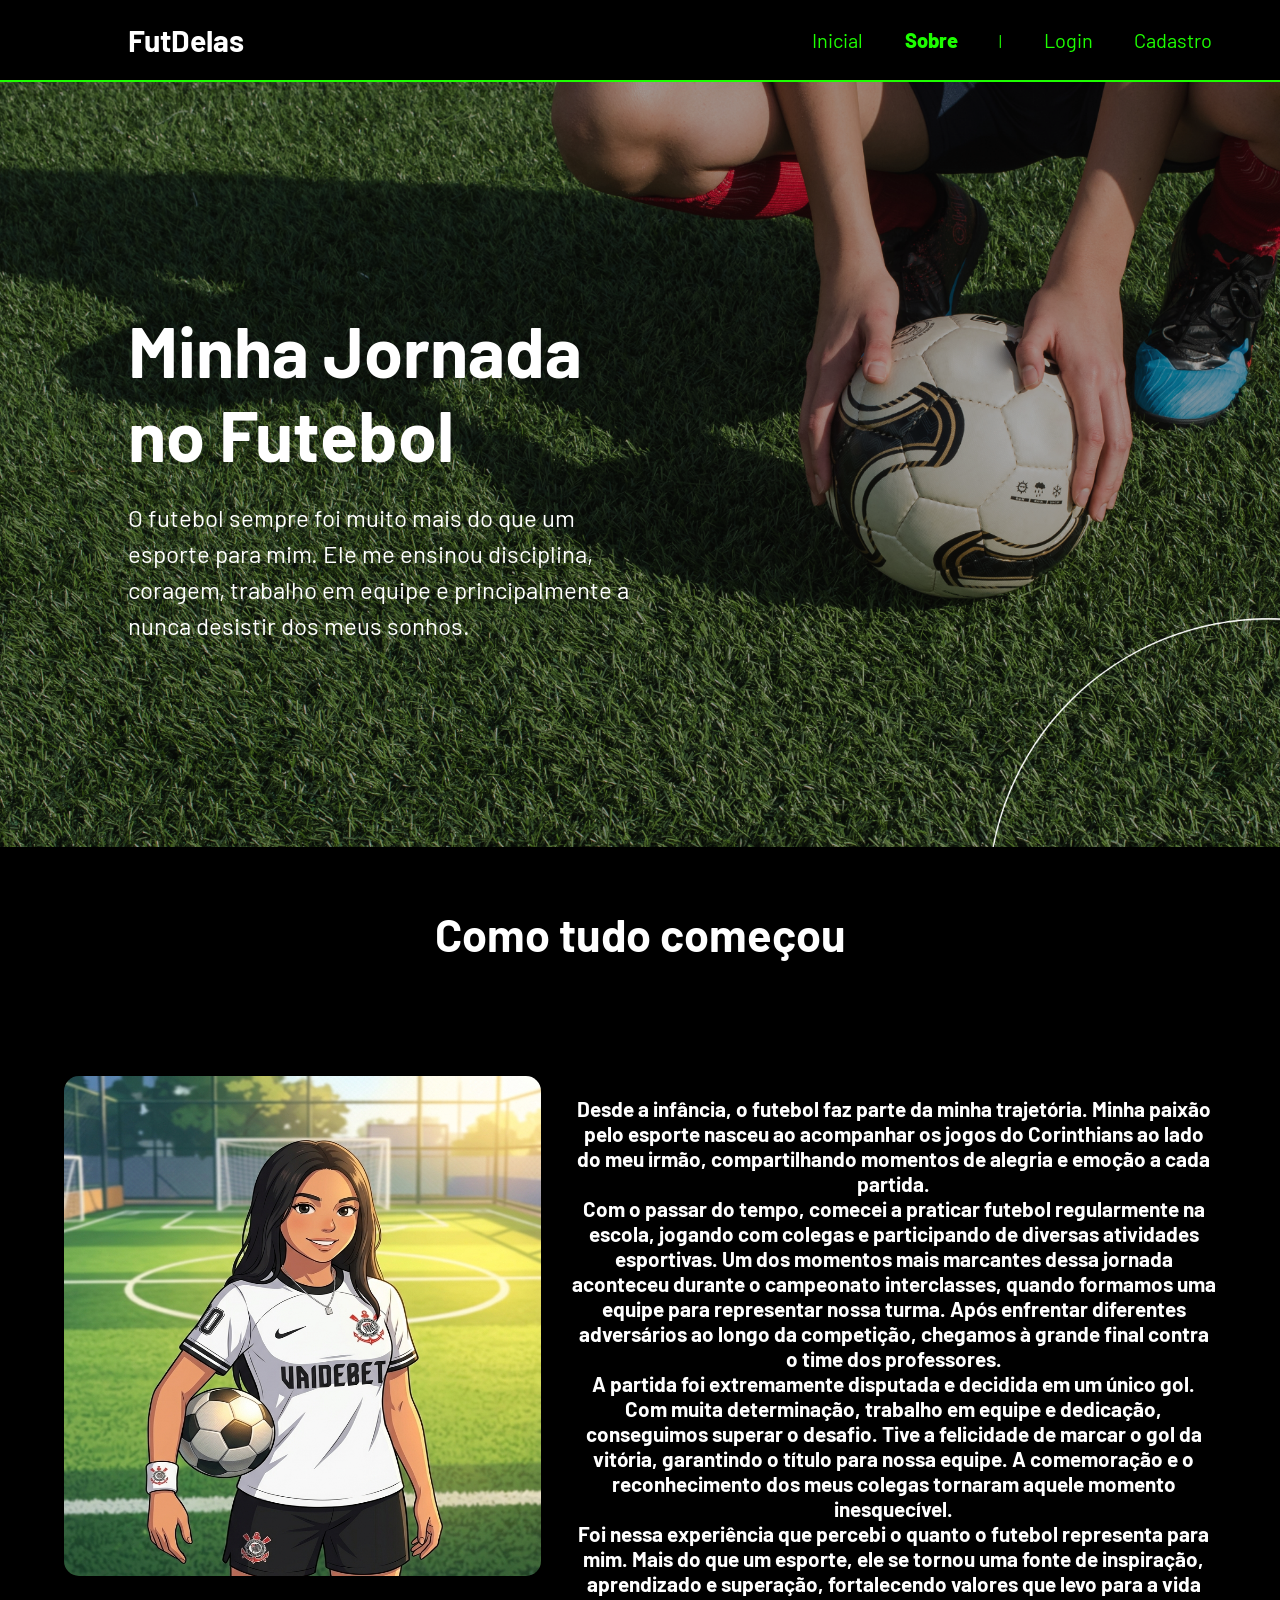
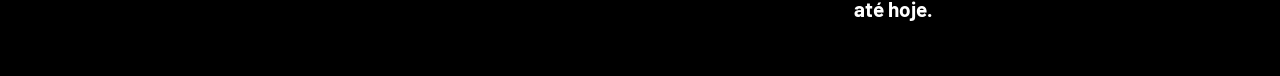
<file: public/sobre.html>
<!DOCTYPE html>
<html lang="en">

<head>
    <meta charset="UTF-8">
    <meta http-equiv="X-UA-Compatible" content="IE=edge">
    <meta name="viewport" content="width=device-width, initial-scale=1.0">

    <title>FutDelas | Página Inicial</title>

    <script src="./js/sessao.js"></script>

    <link rel="stylesheet" href="./css/estilo.css">
    <link rel="icon" href="./assets/icon/logo.ico">
    <link rel="preconnect" href="https://fonts.gstatic.com">
</head>

<body>
    <div class="header">
        <div class="container">
            <h1 class="titulo">FutDelas</h1>

            <ul class="navbar">
                <li>
                    <a href="index.html">Inicial</a>
                </li>

                <li class="agora">
                    <a href="#">Sobre</a>
                </li>

                <li>|</li>

                <li>
                    <a href="loginInicial.html">Login</a>
                </li>

                <li>
                    <a href="cadastroInicial.html">Cadastro</a>
                </li>
            </ul>
        </div>
    </div>

    <div class="banner-sobre">
        <div class="container-sobre">
            <div class="texto-banner">
                <h1>Minha Jornada no Futebol</h1>
                <p>
                    O futebol sempre foi muito mais do que um esporte para mim.
                    Ele me ensinou disciplina, coragem, trabalho em equipe e
                    principalmente a nunca desistir dos meus sonhos.
                </p>
            </div>
        </div>
    </div>

    <div class="titulo-sobre">
        <h2>Como tudo começou</h2>
    </div>

    <div class="social-sobre">
        <img src="./assets/imgs/futebol.png" alt="">
        <div class="card-jornada">
            <h5>Desde a infância, o futebol faz parte da minha trajetória. Minha paixão pelo esporte 
                nasceu ao acompanhar os jogos do Corinthians ao lado do meu irmão, compartilhando momentos
                de alegria e emoção a cada partida. <br>
                Com o passar do tempo, comecei a praticar futebol regularmente na escola, jogando com 
                colegas e participando de diversas atividades esportivas. Um dos momentos mais marcantes 
                dessa jornada aconteceu durante o campeonato interclasses, quando formamos uma equipe 
                para representar nossa turma. Após enfrentar diferentes adversários ao longo da competição, 
                chegamos à grande final contra o time dos professores. <br>
                A partida foi extremamente disputada e decidida em um único gol. Com muita determinação, 
                trabalho em equipe e dedicação, conseguimos superar o desafio. Tive a felicidade de marcar 
                o gol da vitória, garantindo o título para nossa equipe. A comemoração e o reconhecimento 
                dos meus colegas tornaram aquele momento inesquecível. <br>
                Foi nessa experiência que percebi o quanto o futebol representa para mim. Mais do que um 
                esporte, ele se tornou uma fonte de inspiração, aprendizado e superação, fortalecendo 
                valores que levo para a vida até hoje.
            </h5>
        </div>
    </div>
</body>
</html>
</file>
<file: public/css/estilo.css>
@import url('https://fonts.googleapis.com/css2?family=Barlow:ital,wght@0,100;0,200;0,300;0,400;0,500;0,600;0,700;0,800;0,900;1,100;1,200;1,300;1,400;1,500;1,600;1,700;1,800;1,900&display=swap');

body {
  margin: 0;
  padding: 0;
  font-family: 'Barlow', 'Segoe UI', 'Segoe UI', Tahoma, Geneva, Verdana, sans-serif;
  background-color: black;
}

:root {
  --tamanho-header: 80px;
  --tamanho-banner: calc(100vh - var(--tamanho-header) - var(--tamanho-footer) - 2px);
  --tamanho-simulador: calc(100vh - var(--tamanho-header) - var(--tamanho-footer) - 2px);
  --tamanho-login: calc(100vh - var(--tamanho-header) - var(--tamanho-footer) - 2px);
  --tamanho-footer: 65px;
}

.container {
  display: flex;
  width: 80%;
  margin: auto;
}

.header {
  height: var(--tamanho-header);
  border-bottom: 2px solid #1dff00;
}

.header .container {
  justify-content: space-between;
  align-items: center;
  height: 100%;
}

.header a {
  text-decoration: none;
  color: #1dff00;
  font-size: 20px;
  
}

.agora {
  font-weight: 800;
}

.navbar {
  width: 400px;
  display: flex;
  align-items: center;
  justify-content: space-between;
  list-style: none;
  color: #1dff00;
  margin-right: -60px;
}

.titulo {
  color: white;

}

.header h1 {
  margin: 0;
}

/* BANNER */
.banner {
  height: var(--tamanho-banner);
  color: white;
  background-image: url('../assets/imgs/gramado.png');
  background-size: cover;
}

.banner .container {
  justify-content: flex-start;
  align-items: center;
  height: 100%;
}

.banner .container p {
  width: 50%;
  font-size: 50px;
}

.banner .container span {
  color: #1dff00;
  font-weight: 800;
}

/* MISSÃO VISÃO VALORES */

.social {
  background-color: #22cf0b;
  display: flex;
  justify-content: center;
  display: flex;
  width: 100%;
  padding: 20px 0;
  gap: 130px;
}

.box img {
  width: 150px;
  margin-top: 35px;
}

.social .box p {
  justify-content: flex-end;
  align-items: flex-end;
}

.social p{
  text-align: justify;
  width: 500px;
  font-size: 25px;
  margin-top: 45px;
  height: 210px;
  background-color:  black;
  padding: 30px;
  border-radius: 20px;
  color: white;
}

.social h4{
  font-size: 27px;
}

.social h4 img{
  flex-direction: column;
}

.box {
  display: flex;
  flex-direction: column;
  align-items: center;
}

.titulo{
  color: white;
  height: 110px; 
  display: flex;
  justify-content: center;
  align-items: center;
  font-size: 30px;
}

.social2 {
  background-color: black;
  display: flex;
  justify-content: center;
  display: flex;
  width: 100%;
  padding: 20px 0;
  color: white;
  gap: 20px;
}

.box2 img {
  width: 150px;
  height: 200px;
  padding-top: 15px;
}

.social2 p {
  text-align: center;
  font-size: 15px;
  margin-top: -20px;
  width: 250px;
  padding: 10px;
}

.social2 h4{
  font-size: 30px;
}

.box2 {
  display: flex;
  flex-direction: column;
  align-items: center;
  background-color: rgb(204, 202, 202);
  color: black;
  width: 300px;
  border-radius: 20px;
  border: 5px solid #1dff00;
}


/* FOOTER */

.footer {
  background-color: #1f6d15;
  height: 100px;
  color: #fff;
  display: flex;
  font-size: 20px;
}

.footer .container {
  justify-content: center;
  text-align: center;
}

.footer .container .version {
  font-size: 12px;
}

/* LOGIN */

.login {
  height: var(--tamanho-login);
  background-image: url('../assets/imgs/gramado.png');
  background-size: cover;
}

.login .container {
  justify-content: center;
  align-items: center;
  height: 100%;
}

.card {
  width: 50%;
  background-color: black;
  border-radius: 10px;
  display: flex;
  align-items: center;
  justify-content: space-evenly;
  color: #1dff00;
  flex-direction: column;
  height: fit-content;
  padding: 20px 0;
}

.card h2 {
  margin: 0;
  font-size: 30px;
}

.formulario {
  display: flex;
  height: 90%;
  width: 80%;
  justify-content: space-around;
  flex-direction: column;
}

.formulario span {
  font-size: 15px;
  font-weight: 800;
}

.formulario input {
  border: 2px solid #1f6d15;
  text-align: center;
  border-radius: 10px;
  margin: 0;
}

.campo {
  display: flex;
  flex-direction: column;
  justify-content: start;
  padding: 5px 0;
}

.botao {
  cursor: pointer;
  font-family: "Barlow", sans-serif;
  border: 0;
  border-radius: 5px;
  font-weight: 600;
  font-size: 18px;
  color: #fff;
  background-color: #1f6d15;
  width: 120px;
  height: 30px;
  align-self: center;
  margin-top: 20px;
}

.loading-div {
  width: 50px;
  display: none;
}

.loading-div img {
  height: 50px;
  width: 50px;
}

#div_erros_login {
  display: none
}

/* FORMULARIO */

.alerta_erro{
  display: flex;
  justify-content: flex-end;
}

.card_erro {
  display: none;
  background-color: #fff;
  color: black;
  width: 230px;
  position: fixed;
  border-radius: 4px;
  border: #1f6d15 3px solid;
  padding: 10px;
  margin-right: 8%;
  margin-top: 15px;
}

.card_erro #mensagem_erro{
  font-weight: 500;
  font-size: 20px;
}

.formulario .tipo_campo {
  font-size: 20px;
  font-weight: 600 !important;
}

.formulario {
  display: flex;
  flex-direction: column;
}

input {
  margin-bottom: 10px;
  border: 2px solid #32b9cd;
  padding: 10px;
  text-align: center;
  border-radius: 10px;
}

.btn {
  font-family: "Barlow", sans-serif;
  border: 0;
  border-radius: 5px;
  font-weight: 600;
  font-size: 18px;
  padding: 10px 15px;
  color: white;
  background-color: #ED145B;
  width: 120px;
  align-self: center;
  margin-top: 5px;
}

.loading-div {
  width: 50px;
  margin: auto;
  display: none;
}

.loading-div img {
  height: 50px;
  width: 50px;
}

.escolhas{
  display: flex;
  gap: 20px;
  flex-direction: column;
  margin-top: 30px;
  margin-bottom: 10px;
}

.escolhas .escolha1{
  border: 2px solid white;
  display: flex;
  justify-content: center;
  align-items: center;
  border-radius: 10px;
  background-color: #1f6d15;
  font-weight: bold;
}

.escolhas .escolha2{
  border: 2px solid white;
  display: flex;
  justify-content: center;
  align-items: center;
  padding: 10px;
  border-radius: 10px;
  background-color: #1f6d15;
  font-weight: bold;
}

.escolhas a{
  text-decoration: none;
  color: white;
}

.campos{
  display: flex;
  justify-content: center;
  flex-direction: row;
  gap: 40px;
  margin-top: 10px;
}

.banner-sobre {
    height: 85vh;
    background-image: url('../assets/imgs/gramado.png');
    background-size: cover;
    background-position: center;
    display: flex;
    align-items: center;
}

.container-sobre {
    width: 80%;
    margin: auto;
}

.texto-banner {
    color: white;
    width: 50%;
}

.texto-banner h1 {
    font-size: 70px;
    margin-bottom: 20px;
}

.texto-banner p {
    font-size: 24px;
    line-height: 1.5;
}

.titulo-sobre {
    color: white;
    text-align: center;
    margin-top: 60px;
    margin-bottom: 40px;
    font-size: 30px;
}

.social-sobre {
    width: 90%;
    margin: auto;
    display: flex;
    flex-direction: row;
    gap: 30px;
}

.card-jornada {
    width: 810px;
    border-radius: 20px;
    color: white;
    font-size: 25px;
    text-align: center;
    margin-top: 60px;
}

.social-sobre img {
    width: 600px;
    height: 500px;
    border-radius: 15px;
    margin-bottom: 100px;
    margin-top: 75px;
}

.agradecimentos {
    width: 95%;
    margin: auto;
    display: flex;
    justify-content: center;
    gap: 25px;
    flex-wrap: wrap;
}

.card-pessoa {
    width: 220px;
    background-color: #111;
    color: white;
    border-radius: 20px;
    overflow: hidden;
    border: 2px solid #1dff00;
    transition: 0.4s;
}

.card-pessoa img {
    width: 100%;
    height: 250px;
    object-fit: cover;
}

.card-pessoa h3 {
    text-align: center;
    font-size: 25px;
}

.card-pessoa h1 {
    text-align: center;
    font-size: 15px;
}

.card-pessoa p {
    text-align: center;
    padding: 0 15px 20px;
}

.valores {
    width: 90%;
    margin: auto;
    display: flex;
    justify-content: center;
    gap: 20px;
    flex-wrap: wrap;
}

.card-valor {
    width: 220px;
    background-color: #111;
    color: white;
    padding: 25px;
    border-radius: 20px;
    text-align: center;
    transition: 0.4s;
}
.card-valor h3 {
    font-size: 28px;
}

.card-valor p {
    font-size: 17px;
}

.dificuldades {
    width: 90%;
    margin: auto;
    display: flex;
    justify-content: center;
    gap: 25px;
    flex-wrap: wrap;
    margin-bottom: 60px;
}

.card-dificuldade {
    width: 250px;
    background-color: #111;
    color: white;
    border: 2px solid #1dff00;
    border-radius: 20px;
    padding: 25px;
    transition: 0.4s;
}

.card-dificuldade h3 {
    color: #1dff00;
    font-size: 28px;
}

.card-dificuldade p {
    font-size: 17px;
    line-height: 1.5;
}
</file>
